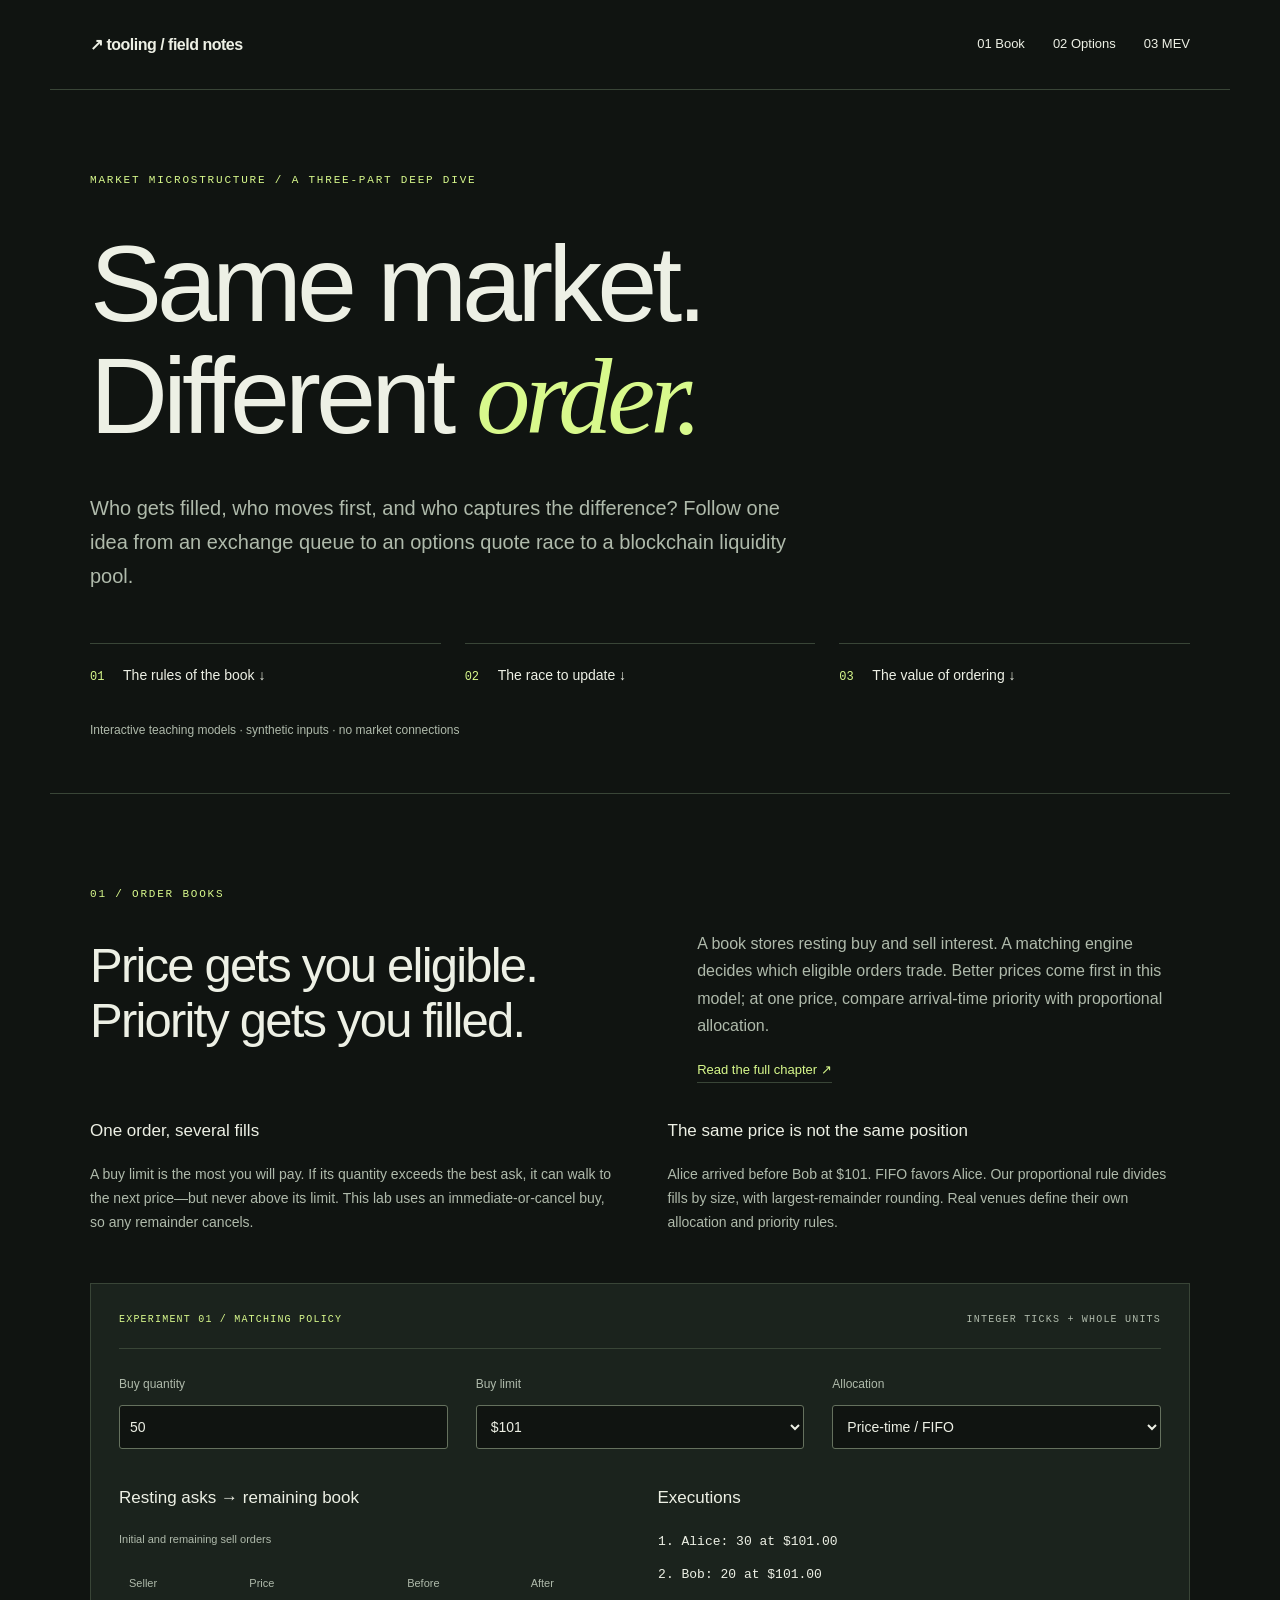
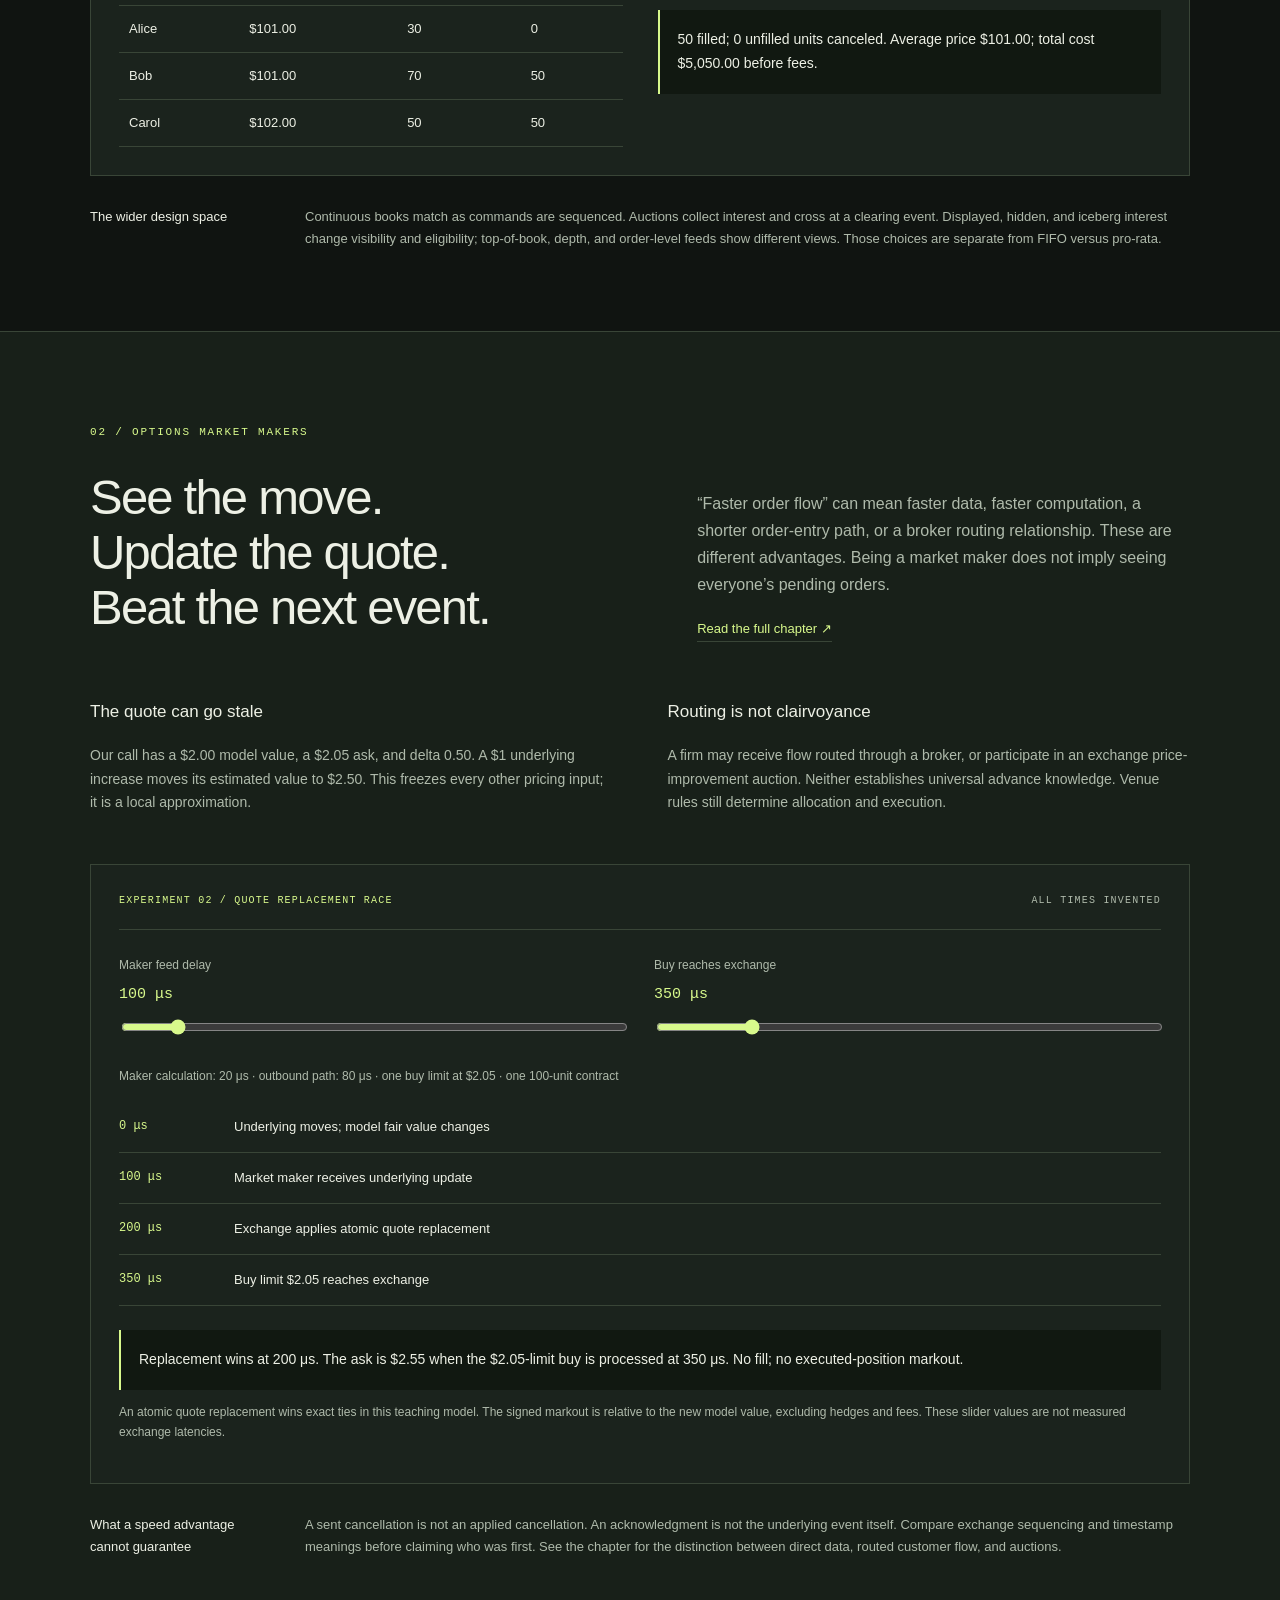
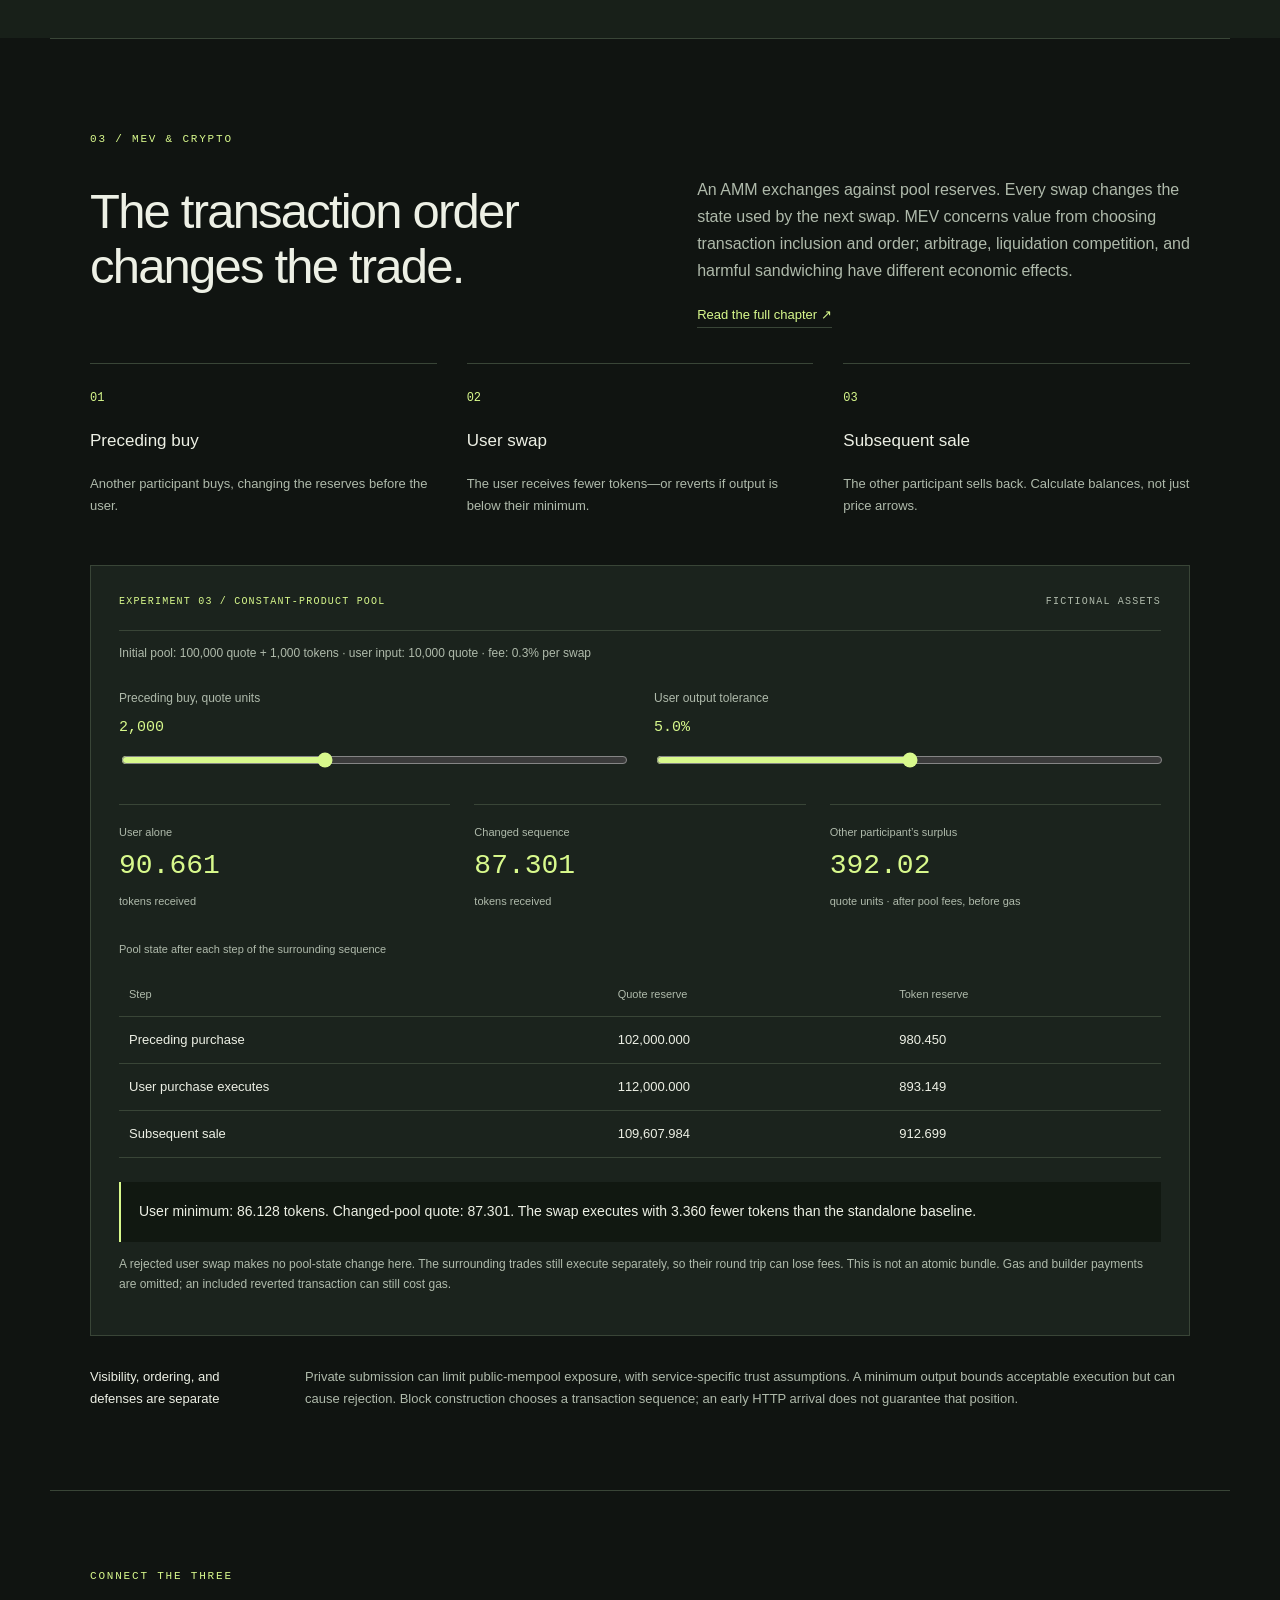
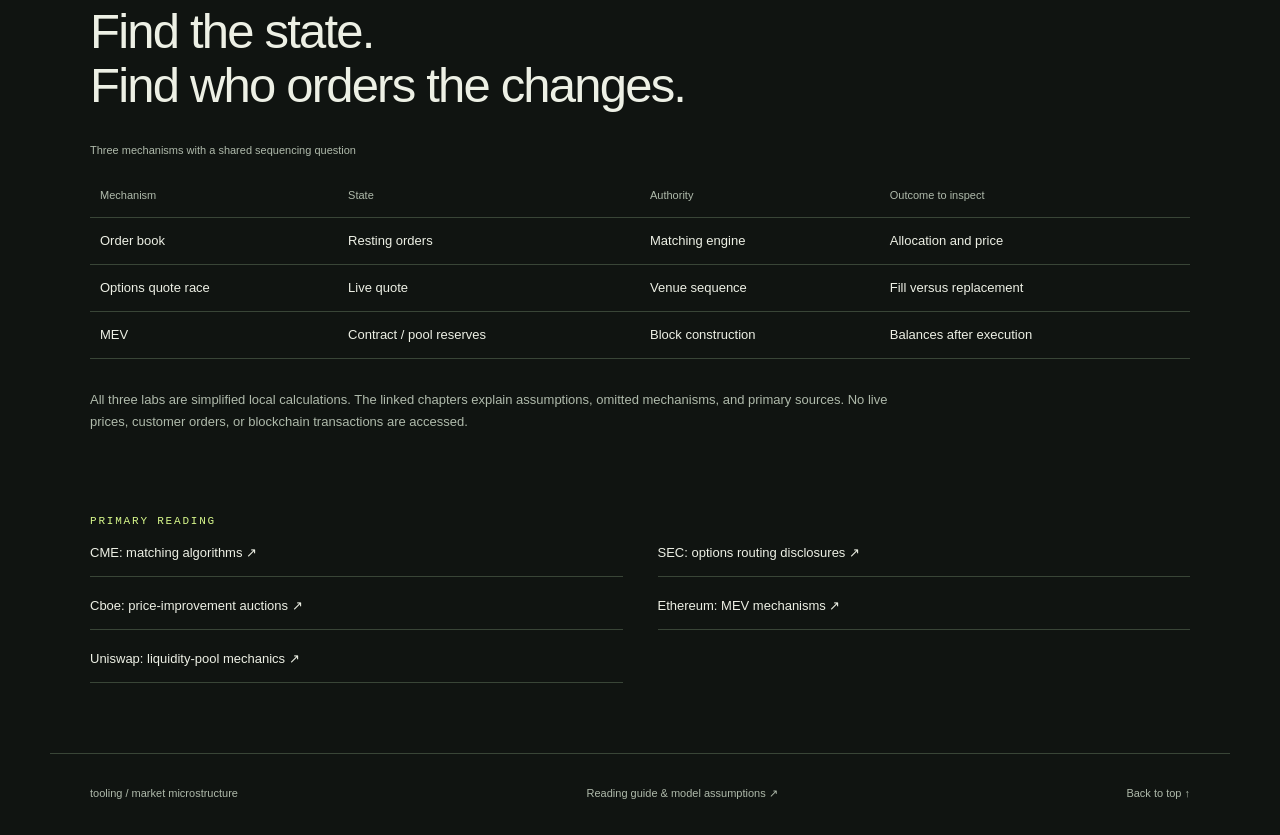
<file: market-microstructure/index.html>
<!doctype html>
<html lang="en">
<head>
  <meta charset="utf-8">
  <meta name="viewport" content="width=device-width, initial-scale=1">
  <meta name="description" content="A three-part interactive deep dive into order books, options market-maker latency, and crypto MEV.">
  <title>Market microstructure — Three ways ordering creates value</title>
  <link rel="stylesheet" href="styles.css">
  <script type="module" src="app.mjs"></script>
</head>
<body>
  <header class="wrap"><a class="brand" href="#top">↗ tooling / field notes</a><nav aria-label="Chapters"><a href="#book">01 Book</a><a href="#options">02 Options</a><a href="#mev">03 MEV</a></nav></header>
  <main id="top">
    <section class="hero wrap"><p class="eyebrow">MARKET MICROSTRUCTURE / A THREE-PART DEEP DIVE</p><h1>Same market.<br>Different <em>order.</em></h1><p class="lede">Who gets filled, who moves first, and who captures the difference? Follow one idea from an exchange queue to an options quote race to a blockchain liquidity pool.</p><div class="chapter-strip"><a href="#book"><span>01</span> The rules of the book ↓</a><a href="#options"><span>02</span> The race to update ↓</a><a href="#mev"><span>03</span> The value of ordering ↓</a></div><p class="disclosure">Interactive teaching models · synthetic inputs · no market connections</p></section>

    <section id="book" class="wrap chapter"><p class="eyebrow">01 / ORDER BOOKS</p><div class="intro"><h2>Price gets you eligible.<br>Priority gets you filled.</h2><div><p>A book stores resting buy and sell interest. A matching engine decides which eligible orders trade. Better prices come first in this model; at one price, compare arrival-time priority with proportional allocation.</p><a class="text-link" href="01-order-books.md">Read the full chapter ↗</a></div></div>
      <div class="lesson-grid"><article><h3>One order, several fills</h3><p>A buy limit is the most you will pay. If its quantity exceeds the best ask, it can walk to the next price—but never above its limit. This lab uses an immediate-or-cancel buy, so any remainder cancels.</p></article><article><h3>The same price is not the same position</h3><p>Alice arrived before Bob at $101. FIFO favors Alice. Our proportional rule divides fills by size, with largest-remainder rounding. Real venues define their own allocation and priority rules.</p></article></div>
      <div class="lab"><div class="lab-title"><span>EXPERIMENT 01 / MATCHING POLICY</span><span>INTEGER TICKS + WHOLE UNITS</span></div><form id="book-controls" class="controls"><label>Buy quantity <input id="quantity" type="number" value="50" min="1" max="200" step="1" required></label><label>Buy limit <select id="limit"><option value="10000">$100 — does not cross</option><option value="10100" selected>$101</option><option value="10200">$102 — can walk the book</option></select></label><label>Allocation <select id="policy"><option value="fifo">Price-time / FIFO</option><option value="pro-rata">Price + proportional size</option></select></label></form><div class="lab-grid"><div><h3>Resting asks → remaining book</h3><div class="table-scroll"><table><caption>Initial and remaining sell orders</caption><thead><tr><th scope="col">Seller</th><th scope="col">Price</th><th scope="col">Before</th><th scope="col">After</th></tr></thead><tbody id="book-rows"></tbody></table></div></div><div><h3>Executions</h3><ol id="fills" class="event-list"></ol><p id="book-result" class="result" role="status" aria-live="polite"></p></div></div></div>
      <aside><strong>The wider design space</strong><p>Continuous books match as commands are sequenced. Auctions collect interest and cross at a clearing event. Displayed, hidden, and iceberg interest change visibility and eligibility; top-of-book, depth, and order-level feeds show different views. Those choices are separate from FIFO versus pro-rata.</p></aside>
    </section>

    <section id="options" class="chapter band"><div class="wrap"><p class="eyebrow">02 / OPTIONS MARKET MAKERS</p><div class="intro"><h2>See the move.<br>Update the quote.<br>Beat the next event.</h2><div><p>“Faster order flow” can mean faster data, faster computation, a shorter order-entry path, or a broker routing relationship. These are different advantages. Being a market maker does not imply seeing everyone’s pending orders.</p><a class="text-link" href="02-options-market-makers.md">Read the full chapter ↗</a></div></div><div class="lesson-grid"><article><h3>The quote can go stale</h3><p>Our call has a $2.00 model value, a $2.05 ask, and delta 0.50. A $1 underlying increase moves its estimated value to $2.50. This freezes every other pricing input; it is a local approximation.</p></article><article><h3>Routing is not clairvoyance</h3><p>A firm may receive flow routed through a broker, or participate in an exchange price-improvement auction. Neither establishes universal advance knowledge. Venue rules still determine allocation and execution.</p></article></div>
      <div class="lab"><div class="lab-title"><span>EXPERIMENT 02 / QUOTE REPLACEMENT RACE</span><span>ALL TIMES INVENTED</span></div><div class="controls"><label for="feed">Maker feed delay <output id="feed-value" for="feed"></output><input id="feed" type="range" min="0" max="1000" step="10" value="100"></label><label for="arrival">Buy reaches exchange <output id="arrival-value" for="arrival"></output><input id="arrival" type="range" min="100" max="1500" step="10" value="350"></label></div><p class="small">Maker calculation: 20 μs · outbound path: 80 μs · one buy limit at $2.05 · one 100-unit contract</p><ol id="race-events" class="timeline"></ol><div id="race-result" class="result" role="status" aria-live="polite"></div><p class="small">An atomic quote replacement wins exact ties in this teaching model. The signed markout is relative to the new model value, excluding hedges and fees. These slider values are not measured exchange latencies.</p></div>
      <aside><strong>What a speed advantage cannot guarantee</strong><p>A sent cancellation is not an applied cancellation. An acknowledgment is not the underlying event itself. Compare exchange sequencing and timestamp meanings before claiming who was first. See the chapter for the distinction between direct data, routed customer flow, and auctions.</p></aside>
    </div></section>

    <section id="mev" class="wrap chapter"><p class="eyebrow">03 / MEV & CRYPTO</p><div class="intro"><h2>The transaction order<br>changes the trade.</h2><div><p>An AMM exchanges against pool reserves. Every swap changes the state used by the next swap. MEV concerns value from choosing transaction inclusion and order; arbitrage, liquidation competition, and harmful sandwiching have different economic effects.</p><a class="text-link" href="03-mev-and-crypto.md">Read the full chapter ↗</a></div></div><div class="sequence"><div><span>01</span><h3>Preceding buy</h3><p>Another participant buys, changing the reserves before the user.</p></div><div><span>02</span><h3>User swap</h3><p>The user receives fewer tokens—or reverts if output is below their minimum.</p></div><div><span>03</span><h3>Subsequent sale</h3><p>The other participant sells back. Calculate balances, not just price arrows.</p></div></div>
      <div class="lab"><div class="lab-title"><span>EXPERIMENT 03 / CONSTANT-PRODUCT POOL</span><span>FICTIONAL ASSETS</span></div><p class="small">Initial pool: 100,000 quote + 1,000 tokens · user input: 10,000 quote · fee: 0.3% per swap</p><div class="controls"><label for="preceding">Preceding buy, quote units <output id="preceding-value" for="preceding"></output><input id="preceding" type="range" min="0" max="5000" step="100" value="2000"></label><label for="slippage">User output tolerance <output id="slippage-value" for="slippage"></output><input id="slippage" type="range" min="0" max="10" step="0.1" value="5"></label></div><div class="metrics"><div><span>User alone</span><strong id="baseline"></strong><small>tokens received</small></div><div><span>Changed sequence</span><strong id="user-output"></strong><small id="user-caption"></small></div><div><span>Other participant’s surplus</span><strong id="surplus"></strong><small>quote units · after pool fees, before gas</small></div></div><div class="table-scroll"><table><caption>Pool state after each step of the surrounding sequence</caption><thead><tr><th scope="col">Step</th><th scope="col">Quote reserve</th><th scope="col">Token reserve</th></tr></thead><tbody id="pool-rows"></tbody></table></div><p id="mev-result" class="result" role="status" aria-live="polite"></p><p class="small">A rejected user swap makes no pool-state change here. The surrounding trades still execute separately, so their round trip can lose fees. This is not an atomic bundle. Gas and builder payments are omitted; an included reverted transaction can still cost gas.</p></div>
      <aside><strong>Visibility, ordering, and defenses are separate</strong><p>Private submission can limit public-mempool exposure, with service-specific trust assumptions. A minimum output bounds acceptable execution but can cause rejection. Block construction chooses a transaction sequence; an early HTTP arrival does not guarantee that position.</p></aside>
    </section>

    <section class="wrap synthesis"><p class="eyebrow">CONNECT THE THREE</p><h2>Find the state.<br>Find who orders the changes.</h2><div class="table-scroll"><table><caption>Three mechanisms with a shared sequencing question</caption><thead><tr><th scope="col">Mechanism</th><th scope="col">State</th><th scope="col">Authority</th><th scope="col">Outcome to inspect</th></tr></thead><tbody><tr><td>Order book</td><td>Resting orders</td><td>Matching engine</td><td>Allocation and price</td></tr><tr><td>Options quote race</td><td>Live quote</td><td>Venue sequence</td><td>Fill versus replacement</td></tr><tr><td>MEV</td><td>Contract / pool reserves</td><td>Block construction</td><td>Balances after execution</td></tr></tbody></table></div><p>All three labs are simplified local calculations. The linked chapters explain assumptions, omitted mechanisms, and primary sources. No live prices, customer orders, or blockchain transactions are accessed.</p></section>
    <section class="wrap sources"><p class="eyebrow">PRIMARY READING</p><div class="source-links"><a href="https://www.cmegroup.com/education/matching-algorithm-overview">CME: matching algorithms ↗</a><a href="https://www.sec.gov/rules-regulations/staff-guidance/trading-markets-frequently-asked-questions/faq-rule-606-regulation">SEC: options routing disclosures ↗</a><a href="https://www.cboe.com/markets/us/options/trading/crossing-orders/">Cboe: price-improvement auctions ↗</a><a href="https://ethereum.org/developers/docs/mev/">Ethereum: MEV mechanisms ↗</a><a href="https://developers.uniswap.org/docs/get-started/concepts/how-uniswap-works">Uniswap: liquidity-pool mechanics ↗</a></div></section>
  </main><footer class="wrap"><span>tooling / market microstructure</span><a href="README.md">Reading guide & model assumptions ↗</a><a href="#top">Back to top ↑</a></footer>
</body>
</html>
</file>
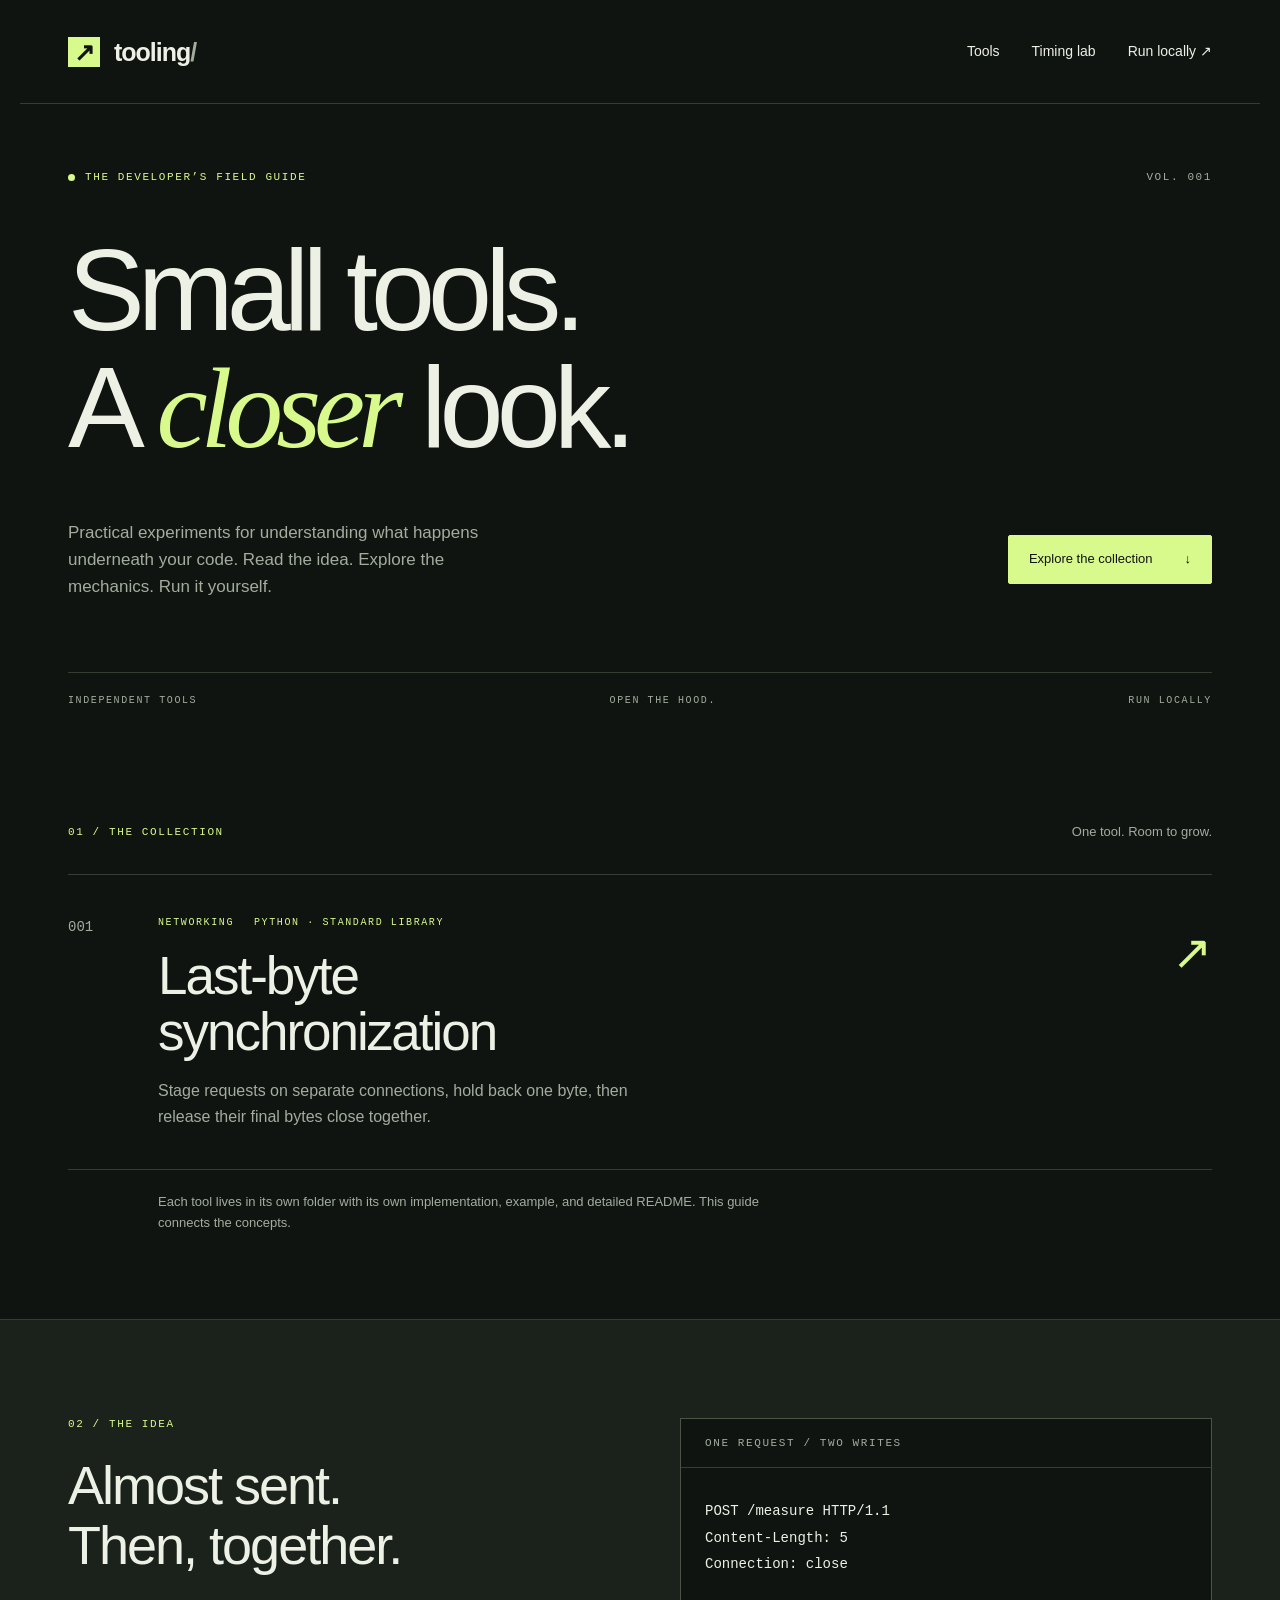
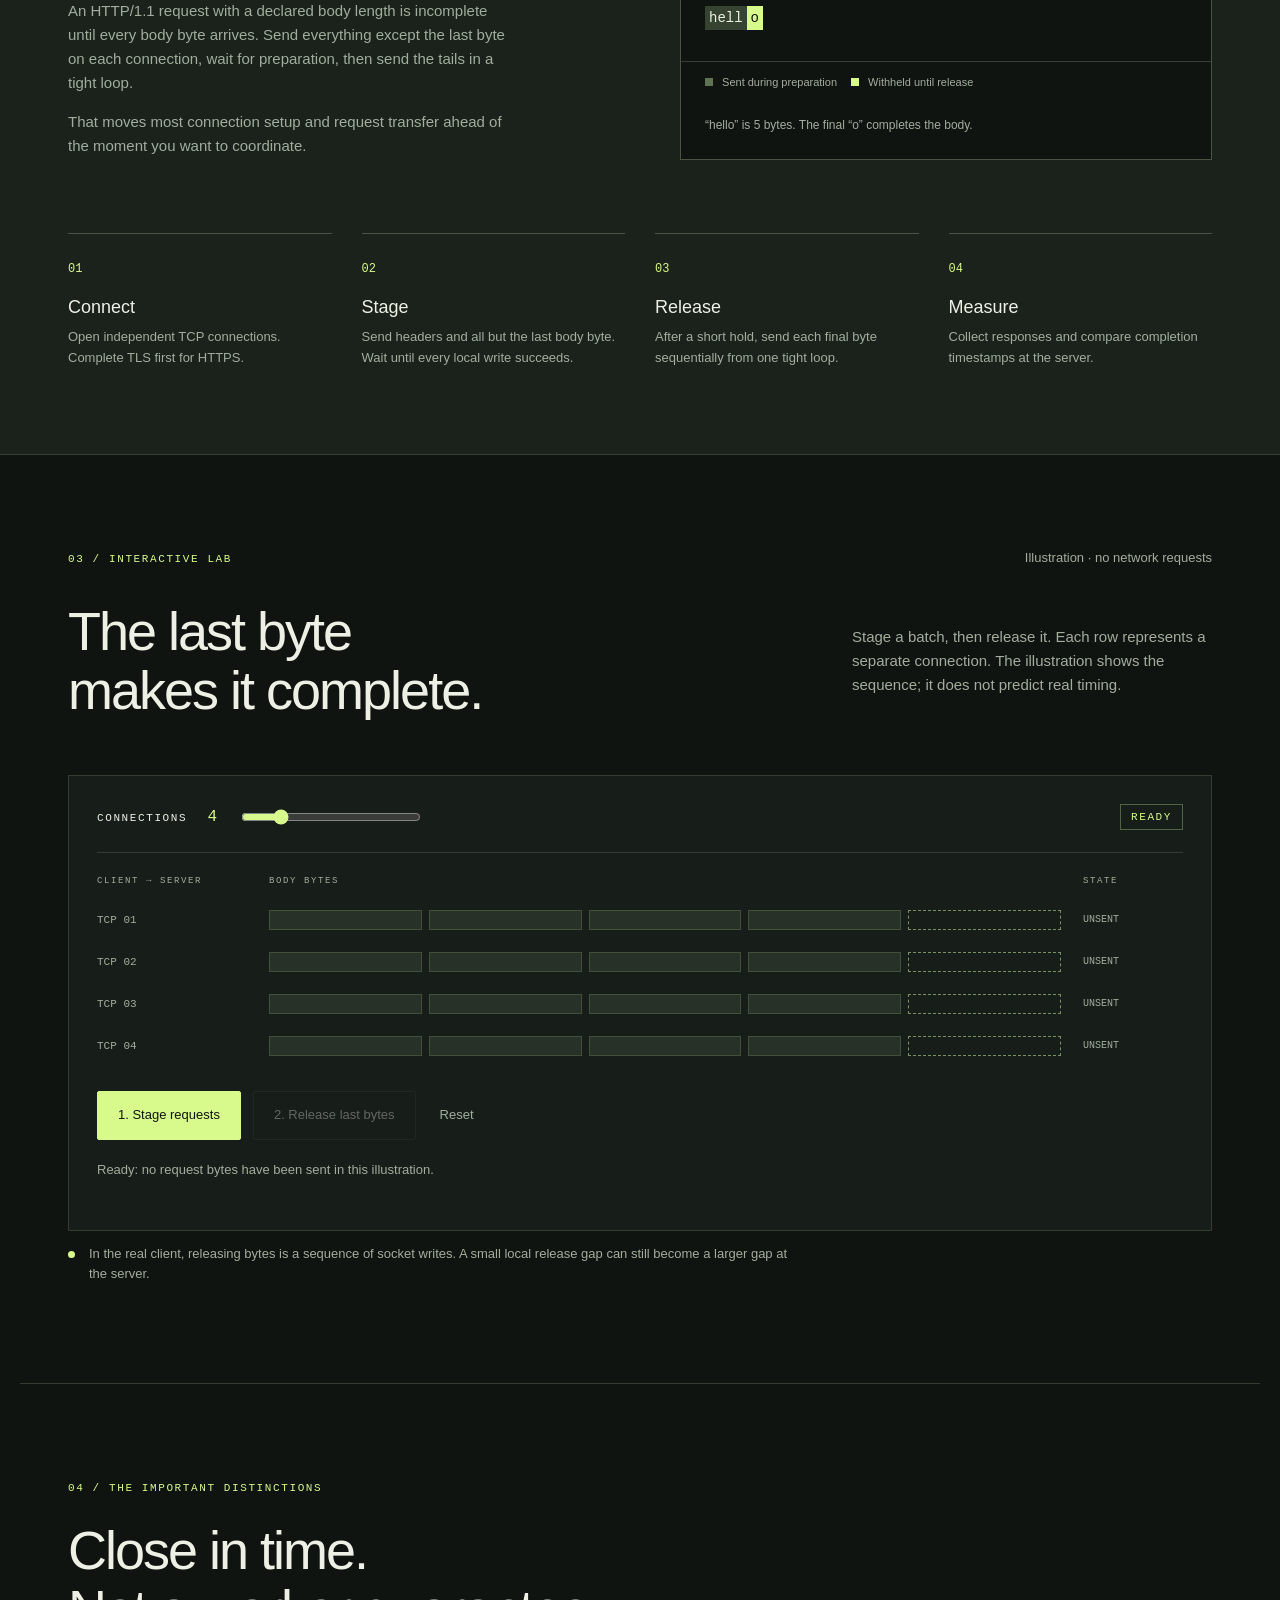
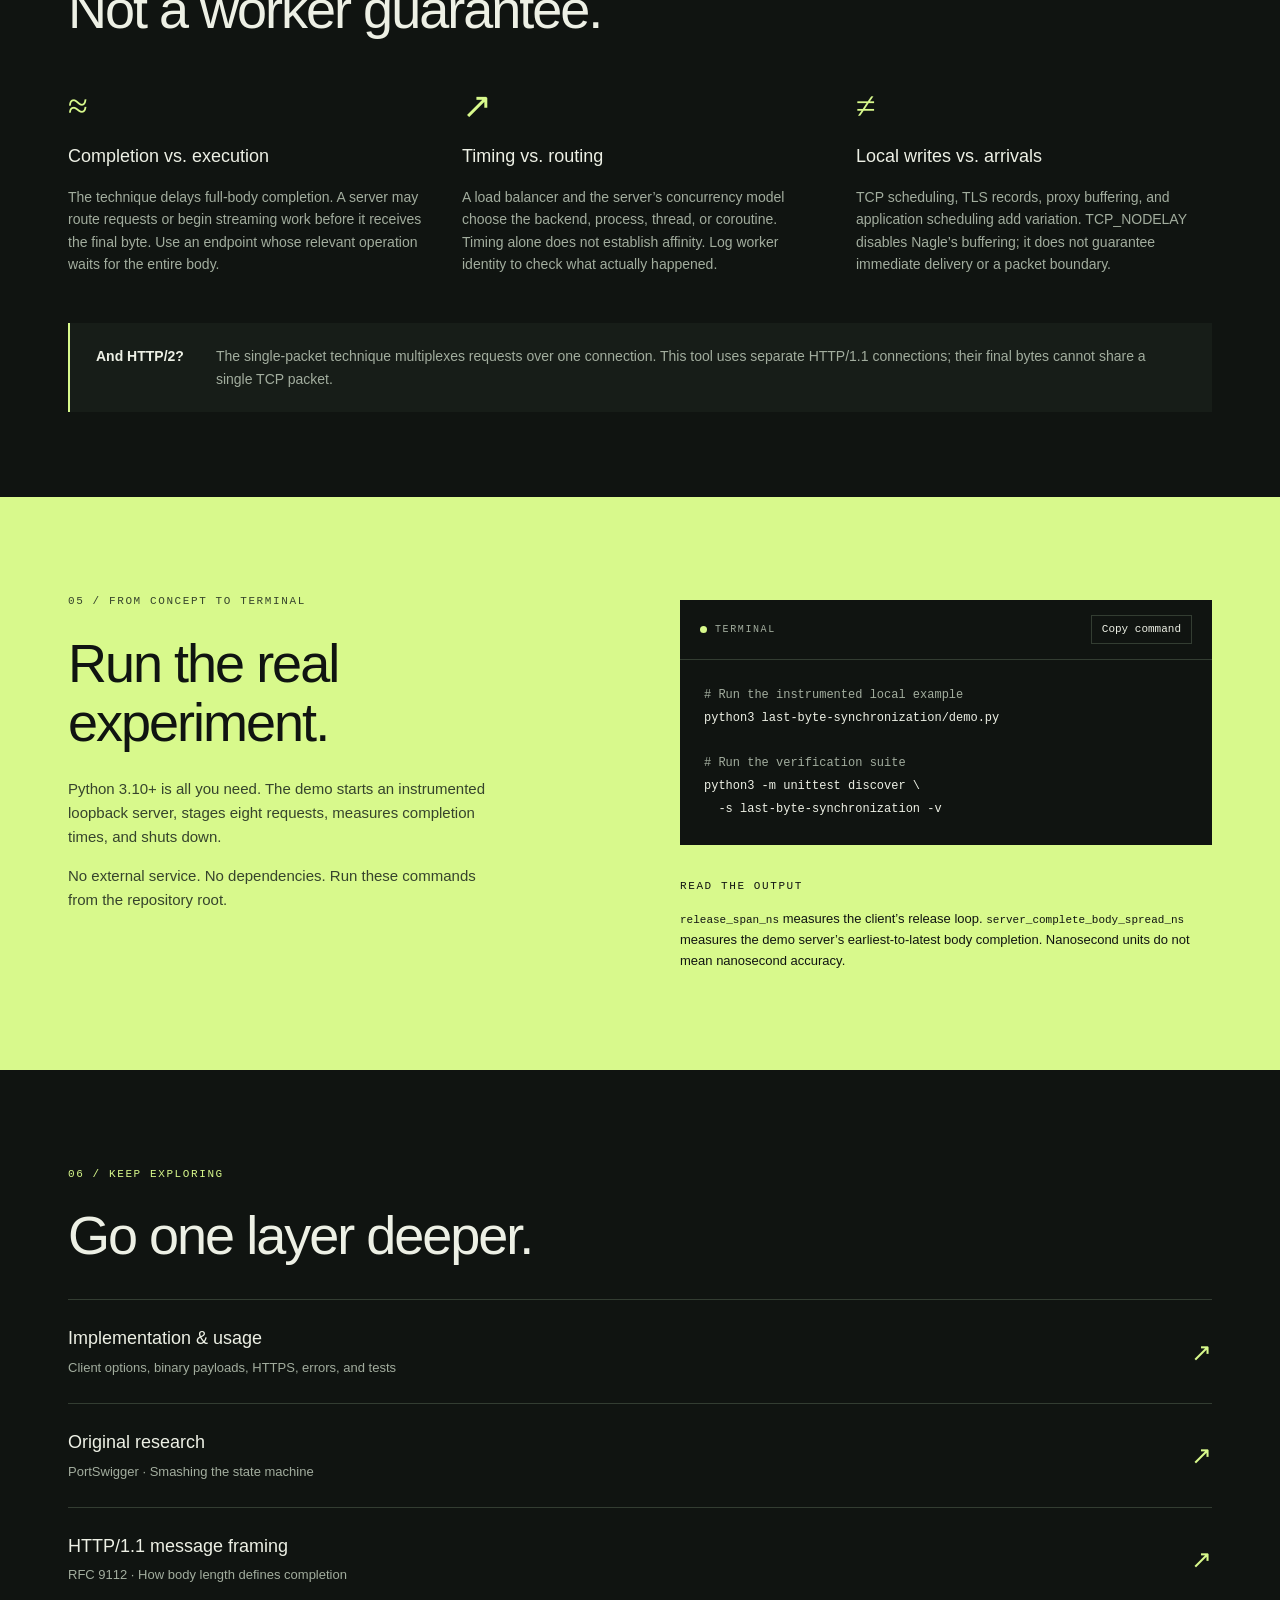
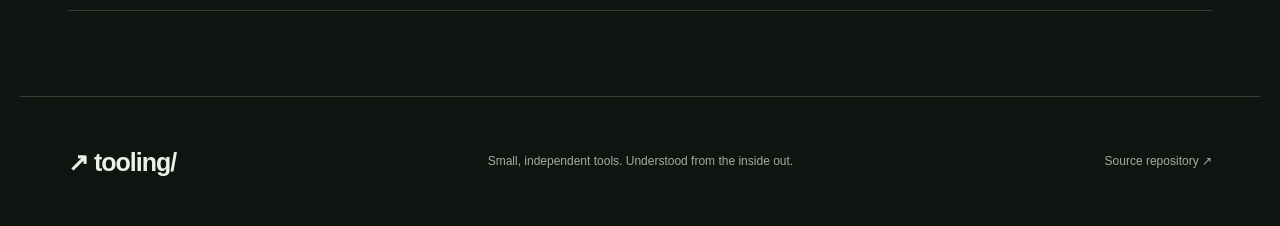
<file: website/index.html>
<!doctype html>
<html lang="en">
<head>
  <meta charset="utf-8">
  <meta name="viewport" content="width=device-width, initial-scale=1">
  <meta name="theme-color" content="#101411">
  <meta name="description" content="A field guide to small, focused developer tools. Explore last-byte synchronization, understand its limits, and run a real experiment locally.">
  <title>Tooling — Small tools. Closer look.</title>
  <link rel="stylesheet" href="styles.css">
  <script src="app.js" defer></script>
</head>
<body>
  <header class="navigation wrap">
    <a class="wordmark" href="#home" aria-label="Tooling home"><span class="mark" aria-hidden="true">↗</span> tooling<span class="muted">/</span></a>
    <nav aria-label="Main navigation"><a href="#tools">Tools</a><a href="#lab">Timing lab</a><a href="#run">Run locally <span aria-hidden="true">↗</span></a></nav>
  </header>
  <main id="home">
    <section class="hero wrap">
      <div class="eyebrow"><span class="dot"></span> THE DEVELOPER’S FIELD GUIDE <span class="edition">VOL. 001</span></div>
      <h1>Small tools.<br>A <em>closer</em> look.</h1>
      <div class="hero-bottom"><p>Practical experiments for understanding what happens underneath your code. Read the idea. Explore the mechanics. Run it yourself.</p><a class="button primary" href="#tools">Explore the collection <span aria-hidden="true">↓</span></a></div>
      <div class="hero-rule"><span>INDEPENDENT TOOLS</span><span>OPEN THE HOOD.</span><span>RUN LOCALLY</span></div>
    </section>

    <section id="tools" class="wrap section">
      <div class="section-heading"><p class="eyebrow">01 / THE COLLECTION</p><span class="muted">One tool. Room to grow.</span></div>
      <a class="tool-entry" href="#concept"><span class="tool-number">001</span><div><div class="tags"><span>NETWORKING</span><span>PYTHON · STANDARD LIBRARY</span></div><h2>Last-byte<br>synchronization</h2><p>Stage requests on separate connections, hold back one byte, then release their final bytes close together.</p></div><span class="entry-arrow" aria-hidden="true">↗</span></a>
      <p class="collection-note">Each tool lives in its own folder with its own implementation, example, and detailed README. This guide connects the concepts.</p>
    </section>

    <section id="concept" class="concept section">
      <div class="wrap concept-grid"><div><p class="eyebrow">02 / THE IDEA</p><h2>Almost sent.<br>Then, together.</h2><p>An HTTP/1.1 request with a declared body length is incomplete until every body byte arrives. Send everything except the last byte on each connection, wait for preparation, then send the tails in a tight loop.</p><p>That moves most connection setup and request transfer ahead of the moment you want to coordinate.</p></div><div class="wire"><div class="panel-label">ONE REQUEST / TWO WRITES</div><pre><code>POST /measure HTTP/1.1
Content-Length: 5
Connection: close

<span class="prefix">hell</span><span class="tail">o</span></code></pre><div class="wire-key"><span><i class="prefix-key"></i> Sent during preparation</span><span><i class="tail-key"></i> Withheld until release</span></div><p>“hello” is 5 bytes. The final “o” completes the body.</p></div></div>
      <div class="wrap steps"><div><span>01</span><h3>Connect</h3><p>Open independent TCP connections. Complete TLS first for HTTPS.</p></div><div><span>02</span><h3>Stage</h3><p>Send headers and all but the last body byte. Wait until every local write succeeds.</p></div><div><span>03</span><h3>Release</h3><p>After a short hold, send each final byte sequentially from one tight loop.</p></div><div><span>04</span><h3>Measure</h3><p>Collect responses and compare completion timestamps at the server.</p></div></div>
    </section>

    <section id="lab" class="wrap section lab-section">
      <div class="section-heading"><p class="eyebrow">03 / INTERACTIVE LAB</p><span class="muted">Illustration · no network requests</span></div>
      <div class="lab-intro"><h2>The last byte<br>makes it complete.</h2><p>Stage a batch, then release it. Each row represents a separate connection. The illustration shows the sequence; it does not predict real timing.</p></div>
      <div class="lab-panel"><div class="lab-toolbar"><label for="count">CONNECTIONS <output id="count-value" for="count">4</output></label><input id="count" type="range" min="2" max="12" value="4"><span id="phase" class="phase">READY</span></div><div class="diagram-head"><span>CLIENT → SERVER</span><span>BODY BYTES</span><span>STATE</span></div><div id="lanes" class="lanes"></div><div class="lab-controls"><button id="stage" class="button primary" type="button">1. Stage requests</button><button id="release" class="button" type="button" disabled>2. Release last bytes</button><button id="reset" class="reset" type="button">Reset</button></div><p id="lab-status" class="lab-status" role="status" aria-live="polite">Ready: no request bytes have been sent in this illustration.</p></div>
      <div class="lab-caption"><span class="dot"></span><p>In the real client, releasing bytes is a sequence of socket writes. A small local release gap can still become a larger gap at the server.</p></div>
    </section>

    <section class="wrap section reality"><p class="eyebrow">04 / THE IMPORTANT DISTINCTIONS</p><h2>Close in time.<br>Not a worker guarantee.</h2><div class="reality-grid"><article><span class="reality-symbol">≈</span><h3>Completion vs. execution</h3><p>The technique delays full-body completion. A server may route requests or begin streaming work before it receives the final byte. Use an endpoint whose relevant operation waits for the entire body.</p></article><article><span class="reality-symbol">↗</span><h3>Timing vs. routing</h3><p>A load balancer and the server’s concurrency model choose the backend, process, thread, or coroutine. Timing alone does not establish affinity. Log worker identity to check what actually happened.</p></article><article><span class="reality-symbol">≠</span><h3>Local writes vs. arrivals</h3><p>TCP scheduling, TLS records, proxy buffering, and application scheduling add variation. TCP_NODELAY disables Nagle’s buffering; it does not guarantee immediate delivery or a packet boundary.</p></article></div><aside class="note"><strong>And HTTP/2?</strong><p>The single-packet technique multiplexes requests over one connection. This tool uses separate HTTP/1.1 connections; their final bytes cannot share a single TCP packet.</p></aside></section>

    <section id="run" class="run section"><div class="wrap run-grid"><div><p class="eyebrow">05 / FROM CONCEPT TO TERMINAL</p><h2>Run the real<br>experiment.</h2><p>Python 3.10+ is all you need. The demo starts an instrumented loopback server, stages eight requests, measures completion times, and shuts down.</p><p>No external service. No dependencies. Run these commands from the repository root.</p></div><div><div class="terminal"><div class="terminal-bar"><span class="dot"></span> TERMINAL <button type="button" class="copy" data-copy="python3 last-byte-synchronization/demo.py">Copy command</button></div><pre><code><span class="muted"># Run the instrumented local example</span>
python3 last-byte-synchronization/demo.py

<span class="muted"># Run the verification suite</span>
python3 -m unittest discover \
  -s last-byte-synchronization -v</code></pre></div><div class="metric-note"><span>READ THE OUTPUT</span><p><code>release_span_ns</code> measures the client’s release loop. <code>server_complete_body_spread_ns</code> measures the demo server’s earliest-to-latest body completion. Nanosecond units do not mean nanosecond accuracy.</p></div></div></div></section>

    <section class="wrap section reference"><p class="eyebrow">06 / KEEP EXPLORING</p><h2>Go one layer deeper.</h2><div class="reference-links"><a href="https://github.com/SpencerWoo/tooling/tree/main/last-byte-synchronization"><span><strong>Implementation & usage</strong><small>Client options, binary payloads, HTTPS, errors, and tests</small></span><span aria-hidden="true">↗</span></a><a href="https://portswigger.net/research/smashing-the-state-machine"><span><strong>Original research</strong><small>PortSwigger · Smashing the state machine</small></span><span aria-hidden="true">↗</span></a><a href="https://www.rfc-editor.org/rfc/rfc9112.html#section-6.3"><span><strong>HTTP/1.1 message framing</strong><small>RFC 9112 · How body length defines completion</small></span><span aria-hidden="true">↗</span></a></div></section>
  </main>
  <footer class="wrap"><a class="wordmark" href="#home">↗ tooling/</a><p>Small, independent tools. Understood from the inside out.</p><a href="https://github.com/SpencerWoo/tooling">Source repository ↗</a></footer>
</body>
</html>
</file>
<file: market-microstructure/styles.css>
:root {
  color-scheme: dark;
  --bg: #101411;
  --panel: #1b231d;
  --text: #edf0e5;
  --muted: #afbaab;
  --accent: #d8f98c;
  --line: #394537;
  --mono: ui-monospace, SFMono-Regular, Consolas, monospace;
}
* { box-sizing: border-box; }
html { scroll-behavior: smooth; scroll-padding-top: 24px; }
body { margin: 0; background: var(--bg); color: var(--text); font: 16px/1.7 Arial, sans-serif; }
a { color: inherit; text-decoration: none; }
a:hover { color: var(--accent); }
a:focus-visible, input:focus-visible, select:focus-visible { outline: 2px solid var(--accent); outline-offset: 5px; }
.wrap { max-width: 1180px; padding: 0 40px; margin: auto; }
header { display: flex; align-items: center; justify-content: space-between; gap: 24px; min-height: 90px; border-bottom: 1px solid var(--line); }
.brand { font-weight: 700; letter-spacing: -.5px; }
nav { display: flex; gap: 28px; font-size: 13px; }
.hero { padding-top: 70px; padding-bottom: 40px; }
.eyebrow { font: 11px/1.7 var(--mono); letter-spacing: 1.8px; color: var(--accent); }
h1 { font-size: clamp(58px, 8.5vw, 108px); line-height: 1.04; letter-spacing: -5px; font-weight: 500; margin: 38px 0; }
h1 em { color: var(--accent); font-family: Georgia, serif; font-weight: 400; }
.lede { font-size: 20px; color: var(--muted); max-width: 700px; }
.chapter-strip { display: grid; grid-template-columns: repeat(3, 1fr); gap: 24px; margin-top: 50px; }
.chapter-strip a { border-top: 1px solid var(--line); padding: 20px 0; font-size: 14px; }
.chapter-strip span { color: var(--accent); font: 12px var(--mono); margin-right: 15px; }
.disclosure, .small { color: var(--muted); font-size: 12px; }
.chapter { padding-top: 80px; padding-bottom: 80px; border-top: 1px solid var(--line); }
.intro { display: grid; grid-template-columns: 1.1fr 1fr; gap: 65px; align-items: center; margin-bottom: 28px; }
h2 { font-size: clamp(32px, 4.2vw, 49px); line-height: 1.12; letter-spacing: -1.8px; font-weight: 500; margin: 18px 0 28px; }
h3 { font-size: 17px; font-weight: 500; margin-top: 0; }
p { color: var(--muted); }
.text-link { color: var(--accent); font-size: 13px; border-bottom: 1px solid var(--line); padding-bottom: 5px; }
.lesson-grid { display: grid; grid-template-columns: 1fr 1fr; gap: 55px; margin: 35px 0; }
.lesson-grid p { font-size: 14px; }
.lab { background: var(--panel); border: 1px solid var(--line); padding: 28px; margin-top: 35px; }
.lab-title { display: flex; justify-content: space-between; flex-wrap: wrap; gap: 12px; font: 10px/1.6 var(--mono); letter-spacing: 1.2px; color: var(--accent); padding-bottom: 20px; border-bottom: 1px solid var(--line); }
.lab-title span:last-child { color: var(--muted); }
.controls { display: flex; gap: 28px; flex-wrap: wrap; margin: 25px 0; }
.controls label { display: flex; flex: 1; min-width: 170px; flex-direction: column; gap: 10px; color: var(--muted); font-size: 12px; }
input[type=number], select { font: 14px Arial, sans-serif; color: var(--text); background: var(--bg); border: 1px solid #65715e; min-height: 44px; padding: 8px 10px; border-radius: 3px; max-width: 100%; }
input[type=range] { width: 100%; accent-color: var(--accent); min-height: 24px; cursor: pointer; }
output { color: var(--accent); font: 15px var(--mono); }
.lab-grid { display: grid; grid-template-columns: 1fr 1fr; gap: 35px; margin-top: 35px; }
.table-scroll { max-width: 100%; overflow-x: auto; }
table { border-collapse: collapse; width: 100%; text-align: left; font-size: 13px; }
caption { text-align: left; font-size: 11px; color: var(--muted); margin-bottom: 14px; }
th, td { padding: 12px 10px; border-bottom: 1px solid var(--line); }
th { color: var(--muted); font-size: 11px; font-weight: 400; }
td { font-variant-numeric: tabular-nums; }
.event-list { padding-left: 24px; font: 13px/1.8 var(--mono); }
.event-list li { margin-bottom: 10px; }
.result { font-size: 14px; padding: 18px; border-left: 2px solid var(--accent); color: var(--text); background: #111811; margin: 24px 0 0; }
aside { display: flex; align-items: baseline; gap: 35px; margin-top: 30px; }
aside strong { min-width: 180px; font-size: 13px; font-weight: 500; }
aside p { margin: 0; font-size: 13px; }
.band { background: #182019; }
.timeline { padding: 0; list-style: none; }
.timeline li { display: grid; grid-template-columns: 95px 1fr; gap: 20px; padding: 14px 0; border-bottom: 1px solid var(--line); font-size: 13px; }
.timeline time { font: 12px/1.8 var(--mono); color: var(--accent); }
.sequence { display: grid; grid-template-columns: repeat(3, 1fr); gap: 30px; margin: 35px 0; }
.sequence>div { border-top: 1px solid var(--line); padding-top: 18px; }
.sequence span { font: 12px var(--mono); color: var(--accent); }
.sequence h3 { margin-top: 18px; }
.sequence p { font-size: 13px; }
.metrics { display: grid; grid-template-columns: repeat(3, 1fr); gap: 24px; margin: 30px 0; }
.metrics>div { padding-top: 18px; border-top: 1px solid var(--line); }
.metrics span, .metrics small { display: block; color: var(--muted); font-size: 11px; }
.metrics strong { display: block; font: 28px/1.8 var(--mono); color: var(--accent); }
.synthesis { padding-top: 65px; padding-bottom: 55px; border-top: 1px solid var(--line); }
.synthesis>p:last-child { font-size: 13px; max-width: 800px; margin-top: 30px; }
.sources { padding-bottom: 70px; }
.source-links { display: grid; grid-template-columns: 1fr 1fr; gap: 18px 35px; font-size: 13px; }
.source-links a { border-bottom: 1px solid var(--line); padding-bottom: 12px; }
footer { display: flex; gap: 25px; justify-content: space-between; flex-wrap: wrap; border-top: 1px solid var(--line); padding-top: 30px!important; padding-bottom: 30px!important; font-size: 11px; color: var(--muted); }
@media (max-width: 760px) {
  .wrap { padding-left: 22px; padding-right: 22px; }
  header { flex-wrap: wrap; padding-top: 20px!important; padding-bottom: 20px!important; gap: 14px; }
  nav { gap: 22px; font-size: 12px; }
  .hero { padding-top: 40px; }
  h1 { letter-spacing: -3px; }
  .lede { font-size: 17px; }
  .chapter-strip { grid-template-columns: 1fr; gap: 0; margin-top: 32px; }
  .chapter-strip a { padding: 14px 0; }
  .chapter { padding-top: 48px; padding-bottom: 48px; }
  .intro, .lesson-grid, .lab-grid { grid-template-columns: 1fr; gap: 20px; }
  .intro h2 { margin-bottom: 0; }
  .lesson-grid { gap: 10px; }
  .lab { padding: 18px; }
  .controls { gap: 20px; }
  .controls label { min-width: 100%; }
  .sequence { grid-template-columns: 1fr; gap: 15px; }
  .sequence p { margin-bottom: 0; }
  .metrics { grid-template-columns: 1fr; gap: 12px; }
  .metrics strong { font-size: 27px; }
  aside { display: block; }
  aside p { margin-top: 10px; }
  th, td { padding-left: 6px; padding-right: 6px; }
  .source-links { grid-template-columns: 1fr; }
}
@media (prefers-reduced-motion: reduce) {
  html { scroll-behavior: auto; }
}
</file>
<file: website/styles.css>
:root {
  color-scheme:dark;
  --bg:#101411;
  --panel:#171d18;
  --line:#333d32;
  --text:#edf0e5;
  --muted:#a2ad9e;
  --accent:#d8f98c;
  --mono:ui-monospace,SFMono-Regular,Consolas,monospace;
  --sans:Arial,Helvetica,sans-serif;
}
* {
  box-sizing:border-box;
}
html {
  scroll-behavior:smooth;
  scroll-padding-top:32px;
}
body {
  margin:0;
  background:var(--bg);
  color:var(--text);
  font-family:var(--sans);
  line-height:1.6;
}
a {
  color:inherit;
  text-decoration:none;
}
button,input {
  font:inherit;
}
button,a,input {
  touch-action:manipulation;
}
a:focus-visible,button:focus-visible,input:focus-visible {
  outline:2px solid var(--accent);
  outline-offset:6px;
}
.wrap {
  max-width:1240px;
  margin:auto;
  padding-left:48px;
  padding-right:48px;
}
.muted {
  color:var(--muted);
}
.navigation {
  height:104px;
  display:flex;
  align-items:center;
  justify-content:space-between;
  border-bottom:1px solid var(--line);
}
.wordmark {
  font-size:25px;
  font-weight:700;
  letter-spacing:-1px;
}
.mark {
  background:var(--accent);
  color:var(--bg);
  padding:1px 6px;
  margin-right:8px;
}
nav {
  display:flex;
  gap:32px;
  font-size:14px;
}
nav a:hover,.reference-links a:hover strong {
  color:var(--accent);
}
.hero {
  padding-top:65px;
}
.eyebrow,.panel-label,.tags,.hero-rule,.phase,.diagram-head,.lab-toolbar label,.terminal-bar,.metric-note>span {
  font:11px/1.5 var(--mono);
  letter-spacing:1.6px;
}
.eyebrow {
  color:var(--accent);
  display:flex;
  align-items:center;
  gap:10px;
}
.dot {
  display:inline-block;
  width:7px;
  height:7px;
  border-radius:50%;
  background:var(--accent);
  flex-shrink:0;
}
.edition {
  margin-left:auto;
  color:var(--muted);
}
h1 {
  font-size:clamp(64px,9vw,122px);
  font-weight:500;
  line-height:1.02;
  letter-spacing:-7px;
  margin:46px 0 34px;
}
h1 em {
  font-family:Georgia,serif;
  font-weight:400;
  color:var(--accent);
}
.hero-bottom {
  display:flex;
  justify-content:space-between;
  align-items:center;
  gap:40px;
}
.hero-bottom p {
  max-width:450px;
  color:var(--muted);
  font-size:17px;
}
.button {
  display:inline-flex;
  align-items:center;
  justify-content:center;
  gap:32px;
  border:1px solid var(--line);
  background:transparent;
  color:var(--text);
  padding:13px 20px;
  font-size:13px;
  cursor:pointer;
  border-radius:2px;
  min-height:48px;
}
.button.primary {
  background:var(--accent);
  color:var(--bg);
  border-color:var(--accent);
}
.button:hover:enabled,a.button:hover {
  filter:brightness(1.1);
}
.button:disabled {
  opacity:.35;
  cursor:not-allowed;
}
.hero-rule {
  display:flex;
  justify-content:space-between;
  margin-top:55px;
  padding:20px 0;
  border-top:1px solid var(--line);
  color:var(--muted);
  font-size:10px;
}
.section {
  padding-top:85px;
  padding-bottom:85px;
}
.section-heading {
  display:flex;
  justify-content:space-between;
  align-items:center;
  gap:20px;
}
.section-heading>.muted {
  font-size:13px;
}
.tool-entry {
  display:grid;
  grid-template-columns:70px 1fr 70px;
  gap:20px;
  padding:40px 0;
  border-top:1px solid var(--line);
  border-bottom:1px solid var(--line);
  margin-top:22px;
}
.tool-number {
  font:14px var(--mono);
  color:var(--muted);
  padding-top:4px;
}
.tags {
  display:flex;
  gap:20px;
  color:var(--accent);
  font-size:10px;
}
.tool-entry h2 {
  font-size:53px;
  margin:18px 0;
  line-height:1.06;
}
.tool-entry p {
  max-width:520px;
  color:var(--muted);
  margin:0;
}
.entry-arrow {
  font-size:48px;
  text-align:right;
  color:var(--accent);
  transition:transform .2s;
}
.tool-entry:hover .entry-arrow {
  transform:translate(4px,-4px);
}
.collection-note {
  font-size:13px;
  color:var(--muted);
  max-width:640px;
  margin:22px 0 0 90px;
}
h2 {
  font-size:clamp(35px,4.3vw,54px);
  font-weight:500;
  line-height:1.1;
  letter-spacing:-2px;
  margin:24px 0;
}
h3 {
  font-size:18px;
  line-height:1.3;
  font-weight:500;
}
.concept {
  background:#1b221b;
  border-top:1px solid var(--line);
  border-bottom:1px solid var(--line);
}
.concept-grid,.run-grid {
  display:grid;
  grid-template-columns:1fr 1fr;
  gap:80px;
}
.concept-grid>div>p:not(.eyebrow),.run-grid>div>p:not(.eyebrow) {
  color:var(--muted);
  max-width:440px;
  font-size:15px;
}
.wire {
  align-self:center;
  border:1px solid #495444;
  background:var(--bg);
}
.panel-label {
  padding:16px 24px;
  border-bottom:1px solid var(--line);
  color:var(--muted);
}
pre {
  white-space:pre-wrap;
  overflow-wrap:anywhere;
  font:14px/1.9 var(--mono);
  margin:0;
}
.wire pre {
  padding:30px 24px;
}
.prefix {
  background:#354330;
  color:var(--text);
  padding:4px;
}
.tail {
  background:var(--accent);
  color:var(--bg);
  padding:4px;
}
.wire-key {
  padding:12px 24px;
  display:flex;
  flex-wrap:wrap;
  gap:14px;
  font-size:11px;
  color:var(--muted);
  border-top:1px solid var(--line);
}
.wire-key i {
  display:inline-block;
  width:8px;
  height:8px;
  margin-right:6px;
}
.prefix-key {
  background:#607453;
}
.tail-key {
  background:var(--accent);
}
.wire>p {
  font-size:12px!important;
  padding:0 24px 12px;
}
.steps {
  display:grid;
  grid-template-columns:repeat(4,1fr);
  gap:30px;
  margin-top:60px;
}
.steps>div {
  border-top:1px solid #495444;
  padding-top:20px;
}
.steps span {
  font:12px var(--mono);
  color:var(--accent);
}
.steps h3 {
  margin:16px 0 8px;
}
.steps p {
  color:var(--muted);
  font-size:13px;
  margin:0;
}
.lab-intro {
  display:flex;
  justify-content:space-between;
  align-items:center;
  gap:40px;
  margin-bottom:30px;
}
.lab-intro p {
  font-size:15px;
  color:var(--muted);
  max-width:360px;
}
.lab-panel {
  border:1px solid var(--line);
  background:var(--panel);
  padding:28px;
}
.lab-toolbar {
  display:flex;
  align-items:center;
  gap:20px;
  border-bottom:1px solid var(--line);
  padding-bottom:22px;
}
.lab-toolbar label {
  white-space:nowrap;
}
.lab-toolbar output {
  color:var(--accent);
  font-size:16px;
  margin-left:12px;
}
input[type=range] {
  accent-color:var(--accent);
  max-width:180px;
  width:100%;
  cursor:pointer;
}
.phase {
  margin-left:auto;
  color:var(--accent);
  border:1px solid #526344;
  padding:4px 10px;
}
.diagram-head,.lane {
  display:grid;
  grid-template-columns:150px 1fr 100px;
  gap:22px;
  align-items:center;
}
.diagram-head {
  font-size:9px;
  color:var(--muted);
  padding:22px 0 16px;
}
.lanes {
  display:grid;
  gap:12px;
}
.lane {
  font:11px var(--mono);
  min-height:30px;
}
.connection {
  color:var(--muted);
}
.bytes {
  display:flex;
  align-items:center;
  gap:7px;
  position:relative;
}
.byte {
  height:20px;
  width:20%;
  background:#283127;
  border:1px solid #42503b;
  transition:background .3s,border-color .3s;
}
.byte.last {
  background:transparent;
  border:1px dashed #7b8f65;
}
.staged .byte:not(.last),.released .byte {
  background:var(--accent);
  border-color:var(--accent);
}
.staged .byte.last {
  background:transparent;
}
.lane-state {
  color:var(--muted);
  font-size:10px;
}
.released .lane-state {
  color:var(--accent);
}
.lab-controls {
  display:flex;
  gap:12px;
  flex-wrap:wrap;
  margin-top:30px;
}
.reset {
  background:none;
  border:none;
  color:var(--muted);
  cursor:pointer;
  padding:12px;
  font-size:13px;
}
.reset:hover {
  color:var(--text);
}
.lab-status {
  color:var(--muted);
  font-size:13px;
  margin:20px 0 0;
  min-height:42px;
}
.lab-caption {
  display:flex;
  gap:14px;
  align-items:baseline;
  max-width:720px;
  font-size:13px;
  color:var(--muted);
}
.reality {
  border-top:1px solid var(--line);
}
.reality-grid {
  display:grid;
  grid-template-columns:repeat(3,1fr);
  gap:38px;
  margin-top:45px;
}
.reality-symbol {
  font:36px Georgia,serif;
  color:var(--accent);
}
.reality-grid p,.note p {
  font-size:14px;
  color:var(--muted);
}
.note {
  margin-top:34px;
  background:var(--panel);
  border-left:2px solid var(--accent);
  padding:22px 26px;
  display:flex;
  gap:32px;
  align-items:baseline;
}
.note strong {
  white-space:nowrap;
  font-size:14px;
}
.note p {
  margin:0;
}
.run {
  background:var(--accent);
  color:var(--bg);
}
.run .eyebrow,.run-grid>div>p:not(.eyebrow) {
  color:#36442c;
}
.terminal {
  background:var(--bg);
  color:var(--text);
  margin-top:18px;
}
.terminal-bar {
  display:flex;
  align-items:center;
  gap:8px;
  padding:15px 20px;
  border-bottom:1px solid var(--line);
  color:var(--muted);
  font-size:10px;
}
.copy {
  margin-left:auto;
  background:transparent;
  border:1px solid var(--line);
  color:var(--text);
  padding:5px 10px;
  font-size:11px;
  cursor:pointer;
}
.terminal pre {
  padding:24px;
  font-size:12px;
}
.metric-note {
  margin-top:26px;
}
.metric-note p {
  font-size:13px;
}
.metric-note code {
  font-size:11px;
  font-family:var(--mono);
  overflow-wrap:anywhere;
}
.reference-links {
  border-top:1px solid var(--line);
  margin-top:34px;
}
.reference-links a {
  display:flex;
  justify-content:space-between;
  align-items:center;
  padding:24px 0;
  border-bottom:1px solid var(--line);
  gap:20px;
}
.reference-links strong {
  font-size:18px;
  font-weight:400;
}
.reference-links small {
  display:block;
  color:var(--muted);
  font-size:13px;
  margin-top:5px;
}
.reference-links a>span:last-child {
  font-size:25px;
  color:var(--accent);
}
footer {
  border-top:1px solid var(--line);
  display:flex;
  align-items:center;
  justify-content:space-between;
  gap:24px;
  min-height:130px;
}
footer p,footer>a:last-child {
  font-size:12px;
  color:var(--muted);
}
@media(max-width:800px) {
  .wrap {
    padding-left:24px;
    padding-right:24px;
  }
  .navigation {
    height:80px;
  }
  nav {
    gap:18px;
    font-size:12px;
  }
  .hero {
    padding-top:40px;
  }
  h1 {
    letter-spacing:-4px;
  }
  .hero-bottom {
    align-items:flex-start;
    flex-direction:column;
    gap:16px;
  }
  .hero-rule span:nth-child(2) {
    display:none;
  }
  .section {
    padding-top:55px;
    padding-bottom:55px;
  }
  .tool-entry {
    grid-template-columns:34px 1fr 28px;
    gap:12px;
  }
  .tool-entry h2 {
    font-size:36px;
    letter-spacing:-1.5px;
  }
  .entry-arrow {
    font-size:28px;
  }
  .tags {
    flex-wrap:wrap;
    gap:8px;
  }
  .collection-note {
    margin-left:46px;
  }
  .concept-grid,.run-grid {
    grid-template-columns:1fr;
    gap:28px;
  }
  .steps {
    grid-template-columns:repeat(2,1fr);
    gap:25px;
    margin-top:35px;
  }
  .lab-intro {
    display:block;
  }
  .lab-panel {
    padding:18px;
  }
  .diagram-head,.lane {
    grid-template-columns:60px 1fr 65px;
    gap:10px;
  }
  .diagram-head {
    letter-spacing:0;
    font-size:8px;
  }
  .connection {
    font-size:10px;
  }
  .lane-state {
    font-size:9px;
  }
  .lab-toolbar {
    gap:10px;
  }
  .lab-toolbar label {
    font-size:9px;
    letter-spacing:0;
  }
  .lab-toolbar input {
    max-width:100px;
  }
  .phase {
    font-size:9px;
    letter-spacing:0;
    padding:4px 6px;
  }
  .lab-controls {
    gap:8px;
  }
  .lab-controls .button {
    font-size:11px;
    padding:10px 12px;
    flex:1;
  }
  .reality-grid {
    grid-template-columns:1fr;
    gap:15px;
  }
  .reality-grid article {
    border-top:1px solid var(--line);
    padding-top:20px;
  }
  .reality-symbol {
    float:right;
  }
  .note {
    display:block;
  }
  .note p {
    margin-top:10px;
  }
  footer {
    flex-wrap:wrap;
    justify-content:flex-start;
    padding-top:28px;
    padding-bottom:28px;
    gap:15px;
  }
  footer p {
    width:100%;
    order:3;
    margin:0;
  }
  .section-heading {
    align-items:flex-start;
    flex-direction:column;
    gap:0;
  }
  .section-heading>.muted {
    font-size:11px;
  }
  .lab-intro h2 {
    margin-top:24px;
  }
}
@media(prefers-reduced-motion:reduce) {
  html {
    scroll-behavior:auto;
  }
  *,*::before,*::after {
    transition:none!important;
  }
}
</file>
